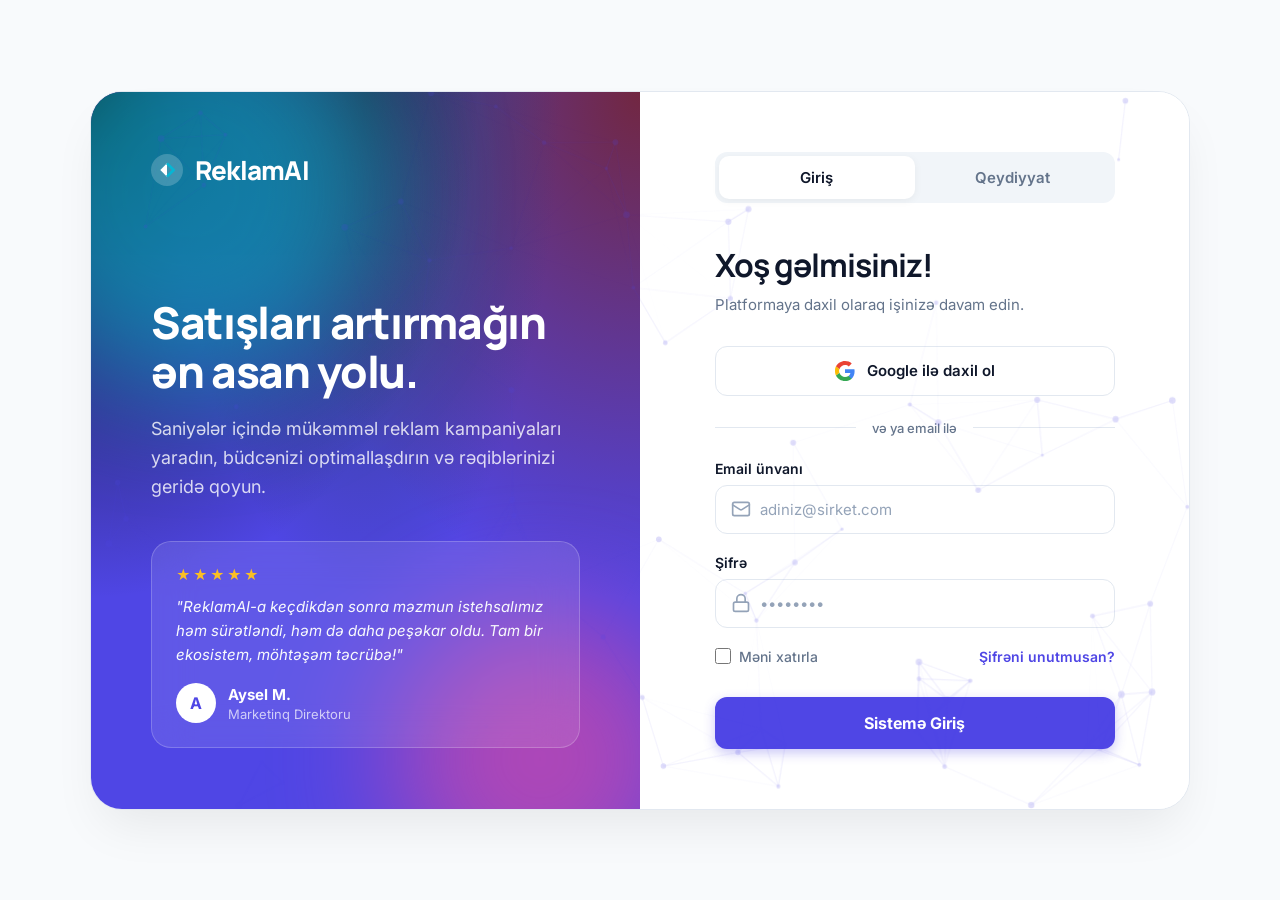
<file: auth.html>
<!DOCTYPE html>
<html lang="az">
<head>
  <meta charset="UTF-8">
  <meta name="viewport" content="width=device-width, initial-scale=1.0">
  <title>ReklamAI - Giriş və Qeydiyyat</title>
  <link rel="stylesheet" href="css/auth.css">
</head>
<body>

  <!-- Flying Wizard Overlay -->
  <div id="flying-wizard-container" style="position:fixed; top:0; left:0; width:100vw; height:100vh; pointer-events:none; z-index:9999;">
    <img src="assets/wizard_broom.png" id="flying-wizard-img" alt="Flying Wizard" style="position:absolute; top: 30%; left: -300px; width: 350px; filter: drop-shadow(0 20px 40px rgba(79, 70, 229, 0.8));">
  </div>

  <div class="auth-wrapper" style="position:relative;">
    <!-- Circuit Canvas over everything inside the box -->
    <canvas id="circuit-canvas" style="position: absolute; top: 0; left: 0; width: 100%; height: 100%; z-index: 5; pointer-events: none; opacity: 0.3;"></canvas>
    <!-- Left Side: Gorgeous Premium Visuals -->
    <div class="auth-visual">
      <!-- Animated Blobs for Mesh Gradient Effect -->
      <div class="shape shape-1"></div>
      <div class="shape shape-2"></div>
      
      <div class="visual-content">
        <a href="index.html" class="nav-brand">
          <svg width="32" height="32" viewBox="0 0 48 48" fill="none">
            <circle cx="24" cy="24" r="24" fill="#ffffff" opacity="0.2"/>
            <path d="M14 24 L24 14 V34 Z" fill="#ffffff" />
            <path d="M24 14 L34 24 L24 34" stroke="#06b6d4" stroke-width="4" stroke-linejoin="round"/>
          </svg>
          <span class="brand-name">ReklamAI</span>
        </a>
        
        <div class="visual-text-wrapper">
          <h1 class="visual-title" data-i18n="authVisualTitle">Satışları artırmağın ən asan yolu.</h1>
          <p class="visual-desc" data-i18n="authVisualDesc">Saniyələr içində mükəmməl reklam kampaniyaları yaradın, büdcənizi optimallaşdırın və rəqiblərinizi geridə qoyun.</p>
        </div>
        
        <div class="glass-card">
          <div class="glass-stars">★★★★★</div>
          <p class="glass-quote" data-i18n="authQuote">"ReklamAI-a keçdikdən sonra məzmun istehsalımız həm sürətləndi, həm də daha peşəkar oldu. Tam bir ekosistem, möhtəşəm təcrübə!"</p>
          <div class="glass-author">
            <div class="author-avatar">A</div>
            <div class="author-info">
              <h4 data-i18n="authAuthorName">Aysel M.</h4>
              <p data-i18n="authAuthorRole">Marketinq Direktoru</p>
            </div>
          </div>
        </div>
      </div>
    </div>

    <!-- Right Side: Perfectly Styled Forms -->
    <div class="auth-form-container">
      <div class="form-wrapper">
        
        <!-- Premium Segmented Control -->
        <div class="auth-toggle" id="toggle-group">
          <div class="toggle-slider"></div>
          <button class="toggle-btn active" data-target="login" data-i18n="authBtnLogin">Giriş</button>
          <button class="toggle-btn" data-target="register" data-i18n="authBtnReg">Qeydiyyat</button>
        </div>

        <!-- Login Form -->
        <div class="form-box active" id="login-form">
          <h2 data-i18n="authLoginTitle">Xoş gəlmisiniz!</h2>
          <p data-i18n="authLoginDesc">Platformaya daxil olaraq işinizə davam edin.</p>
          
          <button class="social-login">
            <svg width="20" height="20" viewBox="0 0 24 24"><path fill="#EA4335" d="M12.0003 4.75001C13.7291 4.75001 15.281 5.36214 16.5163 6.47164L20.0811 2.9068C17.9622 0.941624 15.1508 0 12.0003 0C7.29176 0 3.21855 2.71261 1.13965 6.64065L5.27509 9.84594C6.2625 6.84073 9.09459 4.75001 12.0003 4.75001Z"/><path fill="#4285F4" d="M23.5186 12.2727C23.5186 11.4273 23.4423 10.6091 23.3005 9.81818H12V14.4545H18.455C18.1768 15.9545 17.3423 17.2418 16.0882 18.0818V21.1636H19.9677C22.2368 19.0727 23.5186 15.9545 23.5186 12.2727Z"/><path fill="#34A853" d="M12.0003 24.0001C15.2405 24.0001 17.9623 22.9255 19.9677 21.1637L16.0882 18.0819C15.0031 18.8073 13.6186 19.2501 12.0003 19.2501C9.09459 19.2501 6.2625 17.1593 5.27509 14.1541L1.13965 17.3594C3.21855 21.2874 7.29176 24.0001 12.0003 24.0001Z"/><path fill="#FBBC05" d="M5.2751 14.1541C5.02419 13.4073 4.88239 12.6182 4.88239 11.8182C4.88239 11.0182 5.02419 10.2291 5.2751 9.48227L1.13966 6.27698C0.419662 7.71152 0 9.32409 0 11.8182C0 14.3123 0.419662 15.9249 1.13966 17.3594L5.2751 14.1541Z"/></svg>
            <span data-i18n="authGoogle">Google ilə daxil ol</span>
          </button>
          
          <div class="divider">
            <span data-i18n="authOr">və ya email ilə</span>
          </div>

          <form action="index.html">
            <div class="input-group">
              <label data-i18n="authEmail">Email ünvanı</label>
              <div class="input-wrapper">
                <svg viewBox="0 0 24 24" fill="none" stroke="currentColor" stroke-width="2" stroke-linecap="round" stroke-linejoin="round"><rect width="20" height="16" x="2" y="4" rx="2"/><path d="m22 7-8.97 5.7a1.94 1.94 0 0 1-2.06 0L2 7"/></svg>
                <input type="email" placeholder="adiniz@sirket.com" required>
              </div>
            </div>
            
            <div class="input-group">
              <label data-i18n="authPass">Şifrə</label>
              <div class="input-wrapper">
                <svg viewBox="0 0 24 24" fill="none" stroke="currentColor" stroke-width="2" stroke-linecap="round" stroke-linejoin="round"><rect width="18" height="11" x="3" y="11" rx="2" ry="2"/><path d="M7 11V7a5 5 0 0 1 10 0v4"/></svg>
                <input type="password" placeholder="••••••••" required>
              </div>
            </div>

            <div class="form-options">
              <label>
                <input type="checkbox" style="width:16px; height:16px; accent-color:var(--primary);"> <span data-i18n="authRemember">Məni xatırla</span>
              </label>
              <a href="#" data-i18n="authForgot">Şifrəni unutmusan?</a>
            </div>
            <button type="submit" class="btn-submit" data-i18n="authSubmitLogin">Sistemə Giriş</button>
          </form>
        </div>

        <!-- Register Form -->
        <div class="form-box" id="register-form">
          <h2 data-i18n="authRegTitle">Hesab Yarat</h2>
          <p data-i18n="authRegDesc">Süni intellektin gücünü yoxlamağa başlayın.</p>
          
          <button class="social-login">
            <svg width="20" height="20" viewBox="0 0 24 24"><path fill="#EA4335" d="M12.0003 4.75001C13.7291 4.75001 15.281 5.36214 16.5163 6.47164L20.0811 2.9068C17.9622 0.941624 15.1508 0 12.0003 0C7.29176 0 3.21855 2.71261 1.13965 6.64065L5.27509 9.84594C6.2625 6.84073 9.09459 4.75001 12.0003 4.75001Z"/><path fill="#4285F4" d="M23.5186 12.2727C23.5186 11.4273 23.4423 10.6091 23.3005 9.81818H12V14.4545H18.455C18.1768 15.9545 17.3423 17.2418 16.0882 18.0818V21.1636H19.9677C22.2368 19.0727 23.5186 15.9545 23.5186 12.2727Z"/><path fill="#34A853" d="M12.0003 24.0001C15.2405 24.0001 17.9623 22.9255 19.9677 21.1637L16.0882 18.0819C15.0031 18.8073 13.6186 19.2501 12.0003 19.2501C9.09459 19.2501 6.2625 17.1593 5.27509 14.1541L1.13965 17.3594C3.21855 21.2874 7.29176 24.0001 12.0003 24.0001Z"/><path fill="#FBBC05" d="M5.2751 14.1541C5.02419 13.4073 4.88239 12.6182 4.88239 11.8182C4.88239 11.0182 5.02419 10.2291 5.2751 9.48227L1.13966 6.27698C0.419662 7.71152 0 9.32409 0 11.8182C0 14.3123 0.419662 15.9249 1.13966 17.3594L5.2751 14.1541Z"/></svg>
            <span data-i18n="authGoogleReg">Google ilə davam et</span>
          </button>
          
          <div class="divider">
            <span data-i18n="authOr">və ya email ilə</span>
          </div>

          <form action="index.html">
            <div class="input-row">
              <div class="input-group">
                <label data-i18n="authName">Ad</label>
                <div class="input-wrapper">
                  <svg viewBox="0 0 24 24" fill="none" stroke="currentColor" stroke-width="2" stroke-linecap="round" stroke-linejoin="round"><path d="M19 21v-2a4 4 0 0 0-4-4H9a4 4 0 0 0-4 4v2"/><circle cx="12" cy="7" r="4"/></svg>
                  <input type="text" placeholder="Adınız" required>
                </div>
              </div>
              <div class="input-group">
                <label data-i18n="authSurname">Soyad</label>
                <div class="input-wrapper">
                  <svg viewBox="0 0 24 24" fill="none" stroke="currentColor" stroke-width="2" stroke-linecap="round" stroke-linejoin="round"><path d="M19 21v-2a4 4 0 0 0-4-4H9a4 4 0 0 0-4 4v2"/><circle cx="12" cy="7" r="4"/></svg>
                  <input type="text" placeholder="Soyadınız" required>
                </div>
              </div>
            </div>
            
            <div class="input-group">
              <label data-i18n="authEmail">Email ünvanı</label>
              <div class="input-wrapper">
                <svg viewBox="0 0 24 24" fill="none" stroke="currentColor" stroke-width="2" stroke-linecap="round" stroke-linejoin="round"><rect width="20" height="16" x="2" y="4" rx="2"/><path d="m22 7-8.97 5.7a1.94 1.94 0 0 1-2.06 0L2 7"/></svg>
                <input type="email" placeholder="adiniz@sirket.com" required>
              </div>
            </div>
            
            <div class="input-group">
              <label data-i18n="authPass">Şifrə</label>
              <div class="input-wrapper">
                <svg viewBox="0 0 24 24" fill="none" stroke="currentColor" stroke-width="2" stroke-linecap="round" stroke-linejoin="round"><rect width="18" height="11" x="3" y="11" rx="2" ry="2"/><path d="M7 11V7a5 5 0 0 1 10 0v4"/></svg>
                <input type="password" placeholder="Ən az 8 simvol" data-i18n="authPassPlaceholder" required>
              </div>
            </div>
            
            <button type="submit" class="btn-submit" style="margin-top:12px;" data-i18n="authSubmitReg">Qeydiyyatdan Keç</button>
          </form>
        </div>

      </div>
    </div>
  </div>

  <!-- Scripts -->
  <script src="https://cdnjs.cloudflare.com/ajax/libs/gsap/3.12.2/gsap.min.js"></script>
  <script src="js/translations.js"></script>
  <script src="js/circuit.js"></script>
  <script>
    // Simple toggle logic for the auth forms
    const toggleBtns = document.querySelectorAll('.toggle-btn');
    const loginForm = document.getElementById('login-form');
    const registerForm = document.getElementById('register-form');
    const authWrapper = document.querySelector('.auth-wrapper');

    const urlParams = new URLSearchParams(window.location.search);
    if (urlParams.get('mode') === 'register') {
      toggleBtns[0].classList.remove('active');
      toggleBtns[1].classList.add('active');
      loginForm.classList.remove('active');
      registerForm.classList.add('active');
      authWrapper.setAttribute('data-mode', 'register');
    } else {
      authWrapper.setAttribute('data-mode', 'login');
    }

    toggleBtns.forEach(btn => {
      btn.addEventListener('click', () => {
        toggleBtns.forEach(b => b.classList.remove('active'));
        btn.classList.add('active');
        if(btn.dataset.target === 'register') {
          loginForm.classList.remove('active');
          registerForm.classList.add('active');
          authWrapper.setAttribute('data-mode', 'register');
        } else {
          registerForm.classList.remove('active');
          loginForm.classList.add('active');
          authWrapper.setAttribute('data-mode', 'login');
        }
      });
    });

    // Flying Wizard Animation on Load
    window.addEventListener('load', () => {
      const wizardImg = document.getElementById('flying-wizard-img');
      if(wizardImg) {
        function flyWizard() {
          // Always fly forward (right to left, since image faces left)
          const startX = window.innerWidth + 400;
          const endX = -400;
          
          // Reasonable fixed Y position (around middle of screen)
          const startY = (window.innerHeight / 2) - 150 + (Math.random() * 100);
          const endY = startY - 50 + (Math.random() * 100);
          
          gsap.set(wizardImg, { scaleX: 1 });

          gsap.fromTo(wizardImg, 
            { x: startX, y: startY, rotation: 5 }, 
            { 
              x: endX, 
              y: endY, 
              rotation: -5,
              duration: 6 + Math.random() * 2, 
              ease: "none", 
              delay: 2 + Math.random() * 2,
              onComplete: flyWizard
            }
          );
        }
        flyWizard();
      }
    });

    // Handle Translations
    const lang = localStorage.getItem('lang') || 'az';
    if(translations && translations[lang]) {
      document.querySelectorAll('[data-i18n]').forEach(el => {
        const key = el.getAttribute('data-i18n');
        if (translations[lang][key]) {
          if (el.tagName === 'INPUT' || el.tagName === 'TEXTAREA') {
            el.setAttribute('placeholder', translations[lang][key]);
          } else {
            el.innerHTML = translations[lang][key];
          }
        }
      });
      document.documentElement.lang = lang;
    }
  </script>
</body>
</html>
</file>
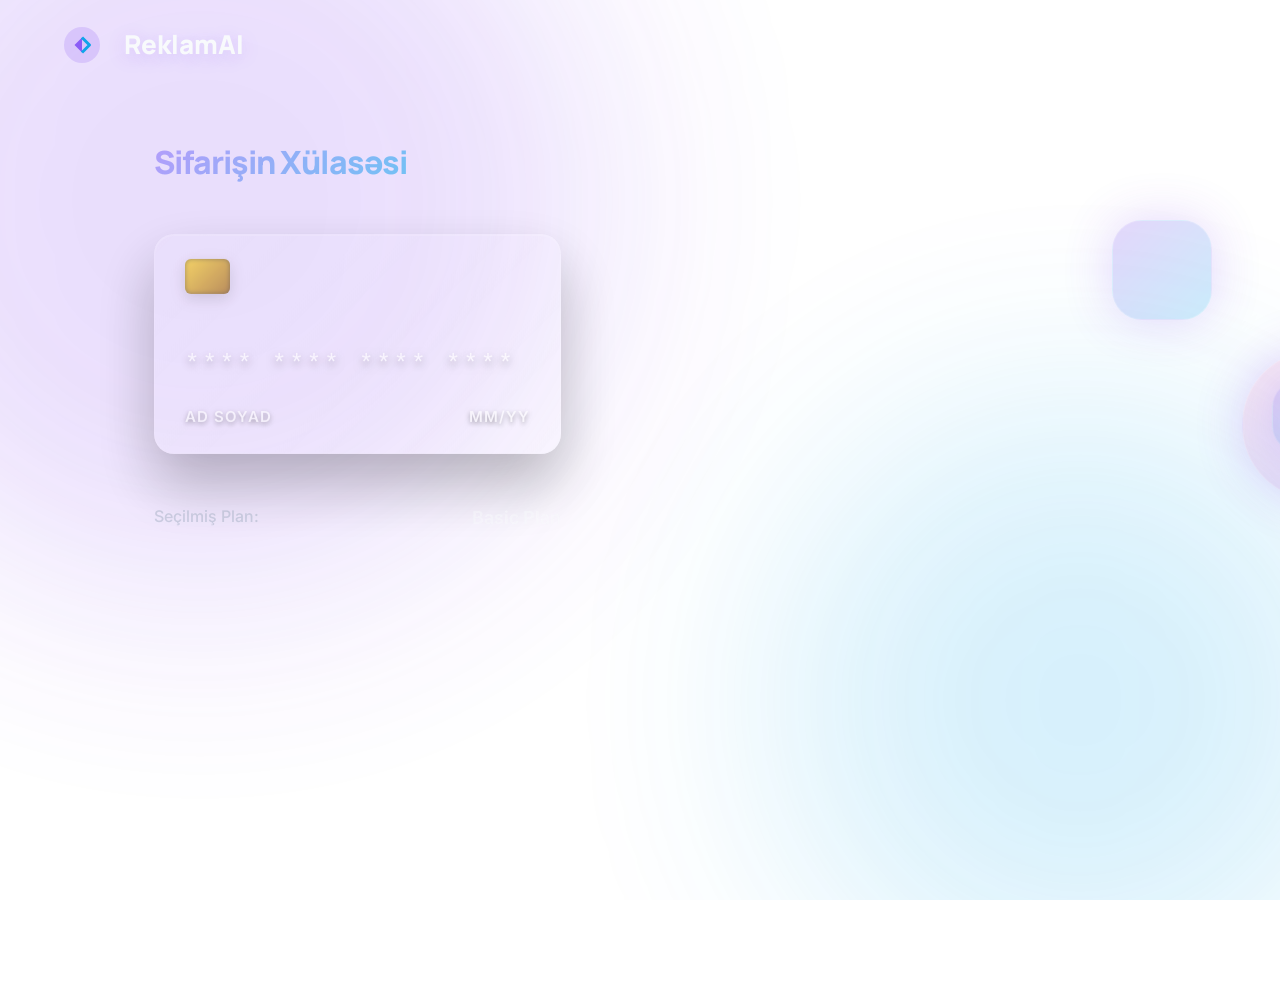
<file: checkout.html>
<!DOCTYPE html>
<html lang="az">
<head>
  <meta charset="UTF-8">
  <meta name="viewport" content="width=device-width, initial-scale=1.0">
  <title>ReklamAI - Ödəniş</title>
  <link rel="stylesheet" href="css/style.css">
  <link href="https://fonts.googleapis.com/css2?family=Inter:wght@400;500;600;700&family=Manrope:wght@600;800&display=swap" rel="stylesheet">
  <style>
    body {
      background: var(--bg-main);
      color: var(--text-main);
      min-height: 100vh;
      display: flex;
      flex-direction: column;
      font-family: 'Inter', sans-serif;
      overflow-x: hidden;
      position: relative;
    }
    
    /* Dedicated Checkout Meshes & Floating 3D Shapes */
    .checkout-mesh-1, .checkout-mesh-2 {
      position: absolute; border-radius: 50%; filter: blur(120px); z-index: -1;
      opacity: 0; pointer-events: none;
    }
    .checkout-mesh-1 {
      width: 800px; height: 800px; background: rgba(124, 58, 237, 0.2);
      top: -200px; left: -200px; animation: floatMeshC 15s infinite alternate ease-in-out;
    }
    .checkout-mesh-2 {
      width: 600px; height: 600px; background: rgba(14, 165, 233, 0.2);
      bottom: -100px; right: -100px; animation: floatMeshC 12s infinite alternate-reverse ease-in-out;
    }
    
    /* True 3D Floating Elements */
    .floating-3d-scene {
      position: absolute;
      top: 20%; right: -15%;
      width: 400px; height: 400px;
      perspective: 1000px;
      z-index: 0;
      opacity: 0.4;
      pointer-events: none;
    }
    .shape-3d {
      width: 100px; height: 100px;
      background: linear-gradient(135deg, rgba(124, 58, 237, 0.5), rgba(14, 165, 233, 0.5));
      border-radius: 30px;
      position: absolute;
      transform-style: preserve-3d;
      animation: spin3D 20s infinite linear;
      box-shadow: 0 0 50px rgba(124, 58, 237, 0.5);
      backdrop-filter: blur(10px);
      border: 1px solid rgba(255,255,255,0.2);
    }
    .shape-3d:nth-child(1) { top: 10%; left: 10%; animation-duration: 25s; }
    .shape-3d:nth-child(2) { bottom: 20%; right: 20%; width: 150px; height: 150px; border-radius: 50%; animation-duration: 18s; animation-direction: reverse; background: linear-gradient(135deg, rgba(236, 72, 153, 0.3), rgba(124, 58, 237, 0.5)); }
    .shape-3d:nth-child(3) { top: 50%; left: 50%; width: 80px; height: 80px; transform: translateZ(-100px); animation-duration: 15s; }
    
    @keyframes spin3D {
      0% { transform: rotateX(0deg) rotateY(0deg) rotateZ(0deg) translateZ(0); }
      100% { transform: rotateX(360deg) rotateY(360deg) rotateZ(360deg) translateZ(50px); }
    }
    
    @keyframes floatMeshC {
      0% { transform: translate(0, 0) scale(1); }
      100% { transform: translate(50px, 80px) scale(1.1); }
    }

    .checkout-nav {
      padding: 24px 5%; display: flex; justify-content: space-between; align-items: center;
      background: transparent; z-index: 10; opacity: 0; transform: translateY(-50px);
    }
    .nav-brand {
      text-decoration: none; font-size: 26px; font-weight: 800; color: var(--text-main);
      font-family: 'Manrope', sans-serif; display: flex; align-items: center;
      text-shadow: 0 4px 20px rgba(124, 58, 237, 0.2);
    }
    
    .checkout-container {
      display: flex; flex-wrap: wrap; max-width: 1100px; margin: 40px auto; gap: 60px; padding: 0 5%; width: 100%; z-index: 1;
    }
    .summary-col, .payment-col {
      flex: 1; min-width: 320px;
    }
    
    /* Left Column UI */
    .summary-col { opacity: 0; z-index: 2; position: relative; }
    .summary-title { font-family: 'Manrope', sans-serif; font-size: 32px; font-weight: 800; margin-bottom: 40px; background: var(--text-gradient); -webkit-background-clip: text; color: transparent; }
    
    .card-3d-wrapper {
      perspective: 1500px;
      margin-bottom: 40px;
    }

    .premium-card-mockup {
      width: 100%; height: 220px; border-radius: 20px; background: linear-gradient(135deg, rgba(255,255,255,0.08), rgba(255,255,255,0.02));
      backdrop-filter: blur(40px); -webkit-backdrop-filter: blur(40px);
      border: 1px solid rgba(255,255,255,0.15); box-shadow: 0 30px 60px rgba(0,0,0,0.4), inset 0 1px 0 rgba(255,255,255,0.2);
      padding: 24px 30px; display: flex; flex-direction: column; justify-content: space-between; position: relative;
      transform-style: preserve-3d; transition: transform 0.1s ease-out, box-shadow 0.4s ease;
    }
    .premium-card-mockup::before {
      content: ''; position: absolute; top: -50%; left: -50%; width: 200%; height: 200%;
      background: radial-gradient(circle at center, rgba(124, 58, 237, 0.2) 0%, transparent 60%);
      transform: translate(-50%, -50%) translateZ(-1px); opacity: 0; transition: opacity 0.5s; pointer-events: none;
    }
    .premium-card-mockup:hover::before { opacity: 1; }
    
    /* True 3D layered elements inside the card */
    .card-chip { width: 45px; height: 35px; background: linear-gradient(135deg, #facc15, #a16207); border-radius: 6px; box-shadow: inset 0 0 5px rgba(0,0,0,0.5), 0 5px 15px rgba(0,0,0,0.2); transform: translateZ(30px); }
    .card-num-display { font-size: 24px; font-family: monospace; letter-spacing: 3px; color: #fff; text-shadow: 0 4px 10px rgba(0,0,0,0.5); margin-top: auto; margin-bottom: 20px; transform: translateZ(40px); }
    .card-btm { display: flex; justify-content: space-between; color: rgba(255,255,255,0.9); font-size: 15px; font-weight: 600; text-transform: uppercase; letter-spacing: 1px; transform: translateZ(25px); text-shadow: 0 2px 5px rgba(0,0,0,0.5); }
    
    /* Glowing orb behind the card */
    .card-glow-bg {
      position: absolute; top: 50%; left: 50%; width: 250px; height: 250px; background: var(--primary);
      filter: blur(80px); transform: translate(-50%, -50%) translateZ(-50px); opacity: 0; transition: opacity 0.4s;
    }
    .card-3d-wrapper:hover .card-glow-bg { opacity: 0.5; }
    
    .summary-item { display: flex; justify-content: space-between; margin-bottom: 20px; font-size: 16px; color: var(--text-muted); font-weight: 500; }
    .summary-item strong { color: var(--text-main); font-weight: 600; font-size: 18px; }
    .summary-total { border-top: 1px solid var(--panel-border); margin-top: 32px; padding-top: 32px; display: flex; justify-content: space-between; align-items: center; font-size: 20px; font-weight: 600; color: var(--text-main); }
    .summary-total span:last-child { font-size: 40px; font-weight: 800; color: var(--primary); font-family: 'Manrope', sans-serif; text-shadow: 0 4px 20px rgba(124,58,237,0.3); }
    
    /* Right Column UI */
    .payment-col { background: var(--panel-bg); border: 1px solid var(--panel-border); border-radius: 32px; padding: 48px; box-shadow: var(--glass-shadow); backdrop-filter: blur(30px); opacity: 0; position: relative; overflow: hidden; }
    .payment-title { font-family: 'Manrope', sans-serif; font-size: 26px; font-weight: 800; margin-bottom: 32px; color: var(--text-main); }
    
    .form-group { margin-bottom: 24px; position: relative; }
    .form-group label { display: block; margin-bottom: 10px; font-size: 13px; color: var(--text-muted); font-weight: 600; text-transform: uppercase; letter-spacing: 1px; }
    .form-control { width: 100%; padding: 18px 20px; border-radius: 16px; border: 2px solid var(--panel-border); background: rgba(255, 255, 255, 0.02); color: var(--text-main); font-family: 'Inter', sans-serif; font-size: 16px; font-weight: 500; outline: none; transition: all 0.4s cubic-bezier(0.16, 1, 0.3, 1); box-sizing: border-box; }
    .form-control:focus { border-color: var(--primary); background: rgba(124, 58, 237, 0.04); box-shadow: 0 10px 30px rgba(124, 58, 237, 0.15); transform: translateY(-3px); }
    
    .row { display: flex; gap: 20px; }
    .row .form-group { flex: 1; }
    
    .btn-pay { width: 100%; padding: 22px; background: var(--text-gradient); color: white; border: none; border-radius: 16px; font-size: 18px; font-weight: 700; cursor: pointer; transition: all 0.4s cubic-bezier(0.16, 1, 0.3, 1); margin-top: 10px; box-shadow: 0 15px 35px rgba(124, 58, 237, 0.4); position: relative; overflow: hidden; }
    .btn-pay::after { content: ''; position: absolute; top: 0; left: -100%; width: 50%; height: 100%; background: linear-gradient(to right, transparent, rgba(255,255,255,0.3), transparent); transform: skewX(-20deg); transition: 0.6s; }
    .btn-pay:hover { transform: translateY(-4px) scale(1.02); box-shadow: 0 25px 45px rgba(124, 58, 237, 0.6); }
    .btn-pay:hover::after { left: 150%; }
    
    .secure-badge { display: flex; align-items: center; justify-content: center; gap: 8px; margin-top: 24px; color: var(--text-muted); font-size: 14px; font-weight: 600; }
    
    /* Overlay */
    #success-overlay { position: fixed; top: 0; left: 0; width: 100%; height: 100%; background: rgba(11,15,25,0.85); backdrop-filter: blur(24px); display: none; flex-direction: column; align-items: center; justify-content: center; z-index: 10000; opacity: 0; transition: opacity 0.5s; }
    #success-overlay.active { display: flex; opacity: 1; }
    .success-box { background: var(--panel-bg); padding: 40px 30px; border-radius: 32px; text-align: center; border: 1px solid rgba(124,58,237,0.3); box-shadow: 0 40px 80px rgba(0,0,0,0.5), inset 0 1px 0 rgba(255,255,255,0.1); max-width: 90%; width: 450px; transform: scale(0.8) translateY(40px); opacity: 0; transition: all 0.6s cubic-bezier(0.16, 1, 0.3, 1); display: flex; flex-direction: column; align-items: center; }
    #success-overlay.active .success-box { transform: scale(1) translateY(0); opacity: 1; }
    
    /* Form Stagger Init */
    .stagger-item, .stagger-item-l { opacity: 0; transform: translateY(20px); }
    
    /* Responsive Overrides */
    @media (max-width: 900px) {
      .checkout-container { flex-direction: column; padding: 0 20px; gap: 40px; margin: 20px auto; }
      .summary-col, .payment-col { min-width: 100%; padding: 30px 20px; }
      .floating-3d-scene { display: none; } /* Hide complex 3D on small devices to prevent overflow/lag */
      .premium-card-mockup { padding: 20px; height: 180px; }
      .card-num-display { font-size: 18px; margin-bottom: 10px; }
      .card-btm { font-size: 12px; }
      .checkout-mesh-1, .checkout-mesh-2 { width: 400px; height: 400px; }
    }
    @media (max-width: 600px) {
      .row { flex-direction: column; gap: 0; }
      .summary-title, .payment-title { font-size: 24px; margin-bottom: 24px; }
      .summary-total span:last-child { font-size: 28px; }
      .btn-pay { font-size: 16px; padding: 18px; }
    }
  </style>
</head>
<body class="dark-theme">

  <div class="checkout-mesh-1"></div>
  <div class="checkout-mesh-2"></div>
  
  <div class="floating-3d-scene">
    <div class="shape-3d"></div>
    <div class="shape-3d"></div>
    <div class="shape-3d"></div>
  </div>

  <nav class="checkout-nav">
    <a href="index.html" class="nav-brand">
      <svg width="36" height="36" viewBox="0 0 48 48" fill="none" style="margin-right:12px;">
        <circle cx="24" cy="24" r="24" fill="var(--primary)" opacity="0.2"/>
        <path d="M14 24 L24 14 V34 Z" fill="var(--primary)" />
        <path d="M24 14 L34 24 L24 34" stroke="var(--accent)" stroke-width="4" stroke-linejoin="round"/>
      </svg>
      ReklamAI
    </a>
  </nav>

  <div class="checkout-container">
    <!-- Left Column -->
    <div class="summary-col">
      <h2 class="summary-title stagger-item-l" data-i18n="checkoutSummary">Sifarişin Xülasəsi</h2>
      
      <div class="card-3d-wrapper stagger-item-l" id="card-wrapper">
        <div class="premium-card-mockup" id="card-mockup">
          <div class="card-glow-bg"></div>
          <div class="card-chip"></div>
          <div class="card-num-display" id="mock-num">**** **** **** ****</div>
          <div class="card-btm">
            <span id="mock-name">AD SOYAD</span>
            <span id="mock-exp">MM/YY</span>
          </div>
        </div>
      </div>
      
      <div class="summary-item stagger-item-l">
        <span data-i18n="checkoutPlanName">Seçilmiş Plan:</span>
        <strong id="plan-name-display">Basic Plan</strong>
      </div>
      <div class="summary-item stagger-item-l">
        <span data-i18n="navFeatures">Xüsusiyyətlər:</span>
        <strong id="plan-features-display">300 AI Krediti</strong>
      </div>
      <div class="summary-total stagger-item-l">
        <span data-i18n="checkoutTotal">Yekun Məbləğ:</span>
        <span id="plan-price-display">29 AZN</span>
      </div>
    </div>

    <!-- Right Column -->
    <div class="payment-col">
      <h2 class="payment-title stagger-item" data-i18n="checkoutPayment">Ödəniş Məlumatları</h2>
      <form id="payment-form" onsubmit="handlePayment(event)">
        <div class="form-group stagger-item">
          <label data-i18n="checkoutCardName">Kart Üzərindəki Ad</label>
          <input type="text" class="form-control" id="in-name" placeholder="Ad Soyad" required>
        </div>
        <div class="form-group stagger-item">
          <label data-i18n="checkoutCardNum">Kartın Nömrəsi</label>
          <input type="text" class="form-control" id="in-num" placeholder="0000 0000 0000 0000" maxlength="19" required>
        </div>
        <div class="row stagger-item">
          <div class="form-group">
            <label data-i18n="checkoutExpiry">Bitmə Tarixi (MM/YY)</label>
            <input type="text" class="form-control" id="in-exp" placeholder="12/26" maxlength="5" required>
          </div>
          <div class="form-group">
            <label data-i18n="checkoutCvc">CVC</label>
            <input type="text" class="form-control" placeholder="123" maxlength="3" required>
          </div>
        </div>
        <button type="submit" class="btn-pay stagger-item" data-i18n="checkoutPayBtn">Ödənişi Təsdiqlə</button>
        <div class="secure-badge stagger-item">
          <svg width="18" height="18" viewBox="0 0 24 24" fill="none" stroke="currentColor" stroke-width="2"><path d="M12 22s8-4 8-10V5l-8-3-8 3v7c0 6 8 10 8 10z"/></svg>
          <span data-i18n="checkoutSecure">100% Təhlükəsiz Ödəniş (256-bit SSL)</span>
        </div>
      </form>
    </div>
  </div>

  <div id="success-overlay">
    <div class="success-box">
      <div style="width:90px; height:90px; border-radius:50%; background:var(--primary); display:flex; align-items:center; justify-content:center; margin-bottom:30px; box-shadow: 0 15px 35px rgba(124, 58, 237, 0.5);">
        <svg width="48" height="48" viewBox="0 0 24 24" fill="none" stroke="white" stroke-width="3" stroke-linecap="round" stroke-linejoin="round"><polyline points="20 6 9 17 4 12"></polyline></svg>
      </div>
      <h3 style="font-size:26px; font-weight:800; color:var(--text-main); margin-bottom:24px; font-family:'Manrope';" data-i18n="checkoutSuccess">Ödəniş uğurla tamamlandı! Xidmətiniz aktivləşdirildi.</h3>
      <button class="btn btn-ghost" style="padding:16px 36px; border-color:var(--primary); color:var(--text-main); font-weight:700;" onclick="window.location.href='index.html'" data-i18n="navHome">Ana Səhifə</button>
    </div>
  </div>

  <script src="https://cdnjs.cloudflare.com/ajax/libs/gsap/3.12.2/gsap.min.js"></script>
  <script src="js/translations.js"></script>
  <script>
    // Theme setup based on index.html
    if (localStorage.getItem('theme') !== 'light') {
      document.body.classList.add('dark-theme');
    } else {
      document.body.classList.remove('dark-theme');
      document.body.classList.add('light-theme');
    }

    // GSAP Timeline Entry Animations (Cinematic)
    const tl = gsap.timeline();
    tl.to(".checkout-nav", { opacity: 1, y: 0, duration: 1.2, ease: "expo.out", delay: 0.2 })
      .to(".checkout-mesh-1, .checkout-mesh-2", { opacity: 1, duration: 2, ease: "power2.inOut" }, "-=1")
      .to(".summary-col", { opacity: 1, duration: 1 }, "-=1.5")
      .fromTo(".stagger-item-l", { opacity: 0, y: 40 }, { opacity: 1, y: 0, duration: 1.2, stagger: 0.1, ease: "expo.out" }, "-=1")
      .to(".payment-col", { opacity: 1, duration: 1 }, "-=1.2")
      .to(".stagger-item", { opacity: 1, y: 0, duration: 1.2, stagger: 0.1, ease: "expo.out" }, "-=1");

    // Translations
    const lang = localStorage.getItem('lang') || 'az';
    if(translations && translations[lang]) {
      document.querySelectorAll('[data-i18n]').forEach(el => {
        const key = el.getAttribute('data-i18n');
        if(translations[lang][key]) el.innerHTML = translations[lang][key];
      });
      document.documentElement.lang = lang;
    }

    // URL Parsing
    const urlParams = new URLSearchParams(window.location.search);
    const plan = urlParams.get('plan');
    const planNameEl = document.getElementById('plan-name-display');
    const planFeaturesEl = document.getElementById('plan-features-display');
    const planPriceEl = document.getElementById('plan-price-display');

    let finalPrice = 29;
    if(plan === 'standard') {
      planNameEl.textContent = 'Standard Plan';
      planFeaturesEl.textContent = translations[lang]?.planCreditsStandard || '1000 AI Krediti';
      finalPrice = 59;
    } else if(plan === 'premium') {
      planNameEl.textContent = 'Premium Plan';
      planFeaturesEl.textContent = translations[lang]?.planCreditsPremium || '2000 AI Krediti';
      finalPrice = 99;
    } else {
      planNameEl.textContent = 'Basic Plan';
      planFeaturesEl.textContent = translations[lang]?.planCreditsBasic || '300 AI Krediti';
      finalPrice = 29;
    }

    // Number Counter Animation for Price
    gsap.fromTo(planPriceEl, { innerHTML: 0 }, { innerHTML: finalPrice, duration: 2.5, ease: "expo.out", snap: { innerHTML: 1 }, onUpdate: function() {
      planPriceEl.innerHTML = this.targets()[0].innerHTML + " AZN";
    }, delay: 0.8 });

    // Form Interactions (Syncing inputs to the glass card mockup)
    const mockup = document.getElementById('card-mockup');
    const inName = document.getElementById('in-name');
    const inNum = document.getElementById('in-num');
    const inExp = document.getElementById('in-exp');
    
    document.querySelectorAll('.form-control').forEach(el => {
      el.addEventListener('focus', () => {
        mockup.style.boxShadow = '0 30px 60px rgba(124, 58, 237, 0.5), inset 0 1px 0 rgba(255,255,255,0.4)';
        mockup.style.borderColor = 'rgba(124, 58, 237, 0.4)';
      });
      el.addEventListener('blur', () => {
        mockup.style.boxShadow = '0 30px 60px rgba(0,0,0,0.4), inset 0 1px 0 rgba(255,255,255,0.2)';
        mockup.style.borderColor = 'rgba(255,255,255,0.15)';
      });
    });

    inName.addEventListener('input', e => document.getElementById('mock-name').textContent = e.target.value.toUpperCase() || 'AD SOYAD');
    inNum.addEventListener('input', e => {
      let v = e.target.value.replace(/\D/g, '').replace(/(.{4})/g, '$1 ').trim();
      e.target.value = v;
      document.getElementById('mock-num').textContent = v || '**** **** **** ****';
    });
    inExp.addEventListener('input', e => {
      let v = e.target.value.replace(/\D/g, '');
      if (v.length >= 2) v = v.substring(0, 2) + '/' + v.substring(2, 4);
      e.target.value = v;
      document.getElementById('mock-exp').textContent = v || 'MM/YY';
    });

    // 3D Mouse Tracking for Card Mockup with True Depth
    const leftCol = document.querySelector('.summary-col');
    const wrapper = document.getElementById('card-wrapper');
    // mockup is already declared above
    
    leftCol.addEventListener('mousemove', e => {
      const rect = wrapper.getBoundingClientRect();
      const x = e.clientX - rect.left - rect.width/2;
      const y = e.clientY - rect.top - rect.height/2;
      mockup.style.transform = `rotateX(${-y/10}deg) rotateY(${x/10}deg) scale3d(1.05, 1.05, 1.05)`;
    });
    leftCol.addEventListener('mouseleave', () => {
      mockup.style.transform = `rotateX(0deg) rotateY(0deg) scale3d(1, 1, 1)`;
      mockup.style.transition = `transform 0.6s cubic-bezier(0.16, 1, 0.3, 1), box-shadow 0.4s ease`;
    });
    leftCol.addEventListener('mouseenter', () => {
      mockup.style.transition = `transform 0.1s ease-out, box-shadow 0.4s ease`;
    });

    // Payment Logic
    function handlePayment(e) {
      e.preventDefault();
      document.getElementById('success-overlay').classList.add('active');
    }
  </script>
</body>
</html>
</file>
<file: css/auth.css>
@import url('https://fonts.googleapis.com/css2?family=Inter:wght@400;500;600;700&family=Manrope:wght@400;500;600;700;800&display=swap');

:root {
  --primary: #4f46e5;
  --primary-hover: #4338ca;
  --secondary: #06b6d4;
  --bg-color: #f8fafc;
  --text-main: #0f172a;
  --text-muted: #64748b;
  --border: #e2e8f0;
  --input-bg: #f1f5f9;
}

* { box-sizing: border-box; margin: 0; padding: 0; }

body {
  font-family: 'Inter', sans-serif;
  background-color: var(--bg-color);
  color: var(--text-main);
  min-height: 100vh;
  display: flex;
  align-items: center;
  justify-content: center;
  padding: 24px;
}

h1, h2, h3, .brand-name {
  font-family: 'Manrope', sans-serif;
  letter-spacing: -0.03em;
}

a { text-decoration: none; color: inherit; transition: color 0.3s; }

/* The Main Wrapper */
.auth-wrapper {
  width: 100%;
  max-width: 1100px;
  min-height: 700px;
  background: #ffffff;
  border-radius: 32px;
  display: grid;
  grid-template-columns: 1fr 1fr;
  overflow: hidden;
  box-shadow: 0 25px 50px -12px rgba(0, 0, 0, 0.08);
  border: 1px solid var(--border);
}

/* Left Side: Gorgeous CSS Mesh Gradient & Glassmorphism */
.auth-visual {
  position: relative;
  background-color: #4f46e5;
  background-image: 
    radial-gradient(at 0% 0%, hsla(253,16%,7%,1) 0, transparent 50%), 
    radial-gradient(at 50% 0%, hsla(225,39%,30%,1) 0, transparent 50%), 
    radial-gradient(at 100% 0%, hsla(339,49%,30%,1) 0, transparent 50%);
  padding: 60px;
  display: flex;
  flex-direction: column;
  justify-content: space-between;
  color: #ffffff;
  overflow: hidden;
}

/* Animated background shapes */
.shape {
  position: absolute;
  border-radius: 50%;
  filter: blur(60px);
  z-index: 1;
  opacity: 0.6;
}
.shape-1 { top: -100px; left: -100px; width: 400px; height: 400px; background: #06b6d4; animation: float 10s infinite alternate; }
.shape-2 { bottom: -100px; right: -50px; width: 300px; height: 300px; background: #ec4899; animation: float 8s infinite alternate-reverse; }

@keyframes float { 0% { transform: translate(0, 0) scale(1); } 100% { transform: translate(50px, 50px) scale(1.1); } }

.visual-content {
  position: relative;
  z-index: 10;
  display: flex;
  flex-direction: column;
  height: 100%;
}

.nav-brand {
  display: flex;
  align-items: center;
  gap: 12px;
  font-size: 26px;
  font-weight: 800;
  color: #ffffff;
  margin-bottom: auto;
}

.visual-text-wrapper {
  margin-top: auto;
  margin-bottom: 40px;
}

.visual-title {
  font-size: 44px;
  line-height: 1.1;
  font-weight: 800;
  margin-bottom: 20px;
  color: #ffffff;
}

.visual-desc {
  font-size: 18px;
  color: rgba(255, 255, 255, 0.8);
  line-height: 1.6;
}

/* Glassmorphism Quote Card */
.glass-card {
  background: rgba(255, 255, 255, 0.1);
  backdrop-filter: blur(20px);
  -webkit-backdrop-filter: blur(20px);
  border: 1px solid rgba(255, 255, 255, 0.2);
  border-radius: 20px;
  padding: 24px;
  position: relative;
  z-index: 10;
}
.glass-stars { color: #fbbf24; font-size: 14px; margin-bottom: 12px; letter-spacing: 2px; }
.glass-quote { font-size: 15px; line-height: 1.6; color: #f8fafc; font-style: italic; margin-bottom: 16px; }
.glass-author { display: flex; align-items: center; gap: 12px; }
.author-avatar { width: 40px; height: 40px; border-radius: 50%; background: #fff; display: flex; align-items: center; justify-content: center; font-weight: 700; color: var(--primary); }
.author-info h4 { font-size: 15px; color: #fff; margin-bottom: 2px; }
.author-info p { font-size: 13px; color: rgba(255,255,255,0.7); }

/* Right Side: Form Panel */
.auth-form-container {
  padding: 60px;
  display: flex;
  flex-direction: column;
  justify-content: center;
  background: #ffffff;
  position: relative;
}

.form-wrapper {
  max-width: 400px;
  margin: 0 auto;
  width: 100%;
}

/* Premium Segmented Control */
.auth-toggle {
  display: flex;
  background: var(--input-bg);
  border-radius: 12px;
  padding: 4px;
  margin-bottom: 40px;
  position: relative;
}

.toggle-btn {
  flex: 1;
  text-align: center;
  padding: 12px 0;
  font-size: 15px;
  font-weight: 600;
  color: var(--text-muted);
  cursor: pointer;
  z-index: 2;
  transition: color 0.3s;
  border: none;
  background: transparent;
  outline: none;
  font-family: 'Inter', sans-serif;
}

.toggle-btn.active {
  color: var(--text-main);
}

.toggle-slider {
  position: absolute;
  top: 4px;
  left: 4px;
  width: calc(50% - 4px);
  height: calc(100% - 8px);
  background: #fff;
  border-radius: 10px;
  box-shadow: 0 2px 8px rgba(0,0,0,0.05);
  transition: transform 0.4s cubic-bezier(0.25, 0.8, 0.25, 1);
  z-index: 1;
}

.auth-wrapper[data-mode="register"] .toggle-slider {
  transform: translateX(100%);
}

/* Forms */
.form-box { display: none; animation: fadeIn 0.4s ease forwards; }
.form-box.active { display: block; }

@keyframes fadeIn {
  from { opacity: 0; transform: translateY(10px); }
  to { opacity: 1; transform: translateY(0); }
}

.form-box h2 { font-size: 32px; margin-bottom: 8px; color: var(--text-main); }
.form-box > p { color: var(--text-muted); margin-bottom: 32px; font-size: 15px; }

/* Social Button */
.social-login {
  display: flex;
  align-items: center;
  justify-content: center;
  gap: 12px;
  width: 100%;
  padding: 14px;
  border: 1px solid var(--border);
  border-radius: 12px;
  background: #fff;
  color: var(--text-main);
  font-weight: 600;
  font-size: 15px;
  cursor: pointer;
  transition: all 0.2s;
  margin-bottom: 24px;
  font-family: 'Inter', sans-serif;
}
.social-login:hover { background: var(--input-bg); border-color: #cbd5e1; }

.divider {
  display: flex;
  align-items: center;
  text-align: center;
  color: var(--border);
  margin-bottom: 24px;
}
.divider::before, .divider::after { content: ''; flex: 1; border-bottom: 1px solid var(--border); }
.divider span { padding: 0 16px; font-size: 13px; color: var(--text-muted); font-weight: 500; }

/* Inputs */
.input-row {
  display: flex;
  gap: 16px;
}

.input-group { 
  margin-bottom: 20px; 
  flex: 1;
}
.input-group label { 
  display: block; 
  font-size: 14px; 
  font-weight: 600; 
  color: var(--text-main); 
  margin-bottom: 8px; 
}
.input-wrapper {
  position: relative;
  display: flex;
  align-items: center;
}
.input-wrapper svg {
  position: absolute;
  left: 16px;
  color: #94a3b8;
  width: 20px;
  height: 20px;
  pointer-events: none;
}
.input-group input {
  width: 100%;
  padding: 14px 16px 14px 44px;
  background: #ffffff;
  border: 1px solid var(--border);
  border-radius: 12px;
  color: var(--text-main);
  font-size: 15px;
  outline: none;
  transition: all 0.3s;
  font-family: 'Inter', sans-serif;
}
.input-group input::placeholder { color: #94a3b8; }
.input-group input:focus { 
  border-color: var(--primary); 
  box-shadow: 0 0 0 4px rgba(79, 70, 229, 0.1); 
}
.input-wrapper:focus-within svg { color: var(--primary); }

.form-options {
  display: flex;
  justify-content: space-between;
  align-items: center;
  font-size: 14px;
  margin-bottom: 32px;
}
.form-options label { display: flex; align-items: center; gap: 8px; color: var(--text-muted); cursor: pointer; font-weight: 500;}
.form-options a { color: var(--primary); font-weight: 600; }
.form-options a:hover { text-decoration: underline; }

.btn-submit {
  width: 100%;
  padding: 16px;
  background: var(--primary);
  color: #fff;
  border: none;
  border-radius: 12px;
  font-size: 16px;
  font-weight: 700;
  cursor: pointer;
  transition: all 0.2s;
  box-shadow: 0 4px 12px rgba(79, 70, 229, 0.3);
  font-family: 'Inter', sans-serif;
}
.btn-submit:hover { 
  background: var(--primary-hover);
  transform: translateY(-2px); 
  box-shadow: 0 8px 16px rgba(79, 70, 229, 0.4); 
}

/* Responsive */
@media (max-width: 900px) {
  .auth-wrapper { grid-template-columns: 1fr; }
  .auth-visual { display: none; }
  .auth-form-container { padding: 40px 20px; }
}
</file>
<file: css/style.css>
@import url('https://fonts.googleapis.com/css2?family=Inter:wght@400;500;600;700&family=Manrope:wght@400;500;600;700;800&display=swap');

:root {
  /* High Contrast Flat Colors */
  --bg-color: #ffffff;
  --bg-secondary: #f8fafc;
  --text-main: #0f172a; 
  --text-muted: #64748b;
  
  --primary: #7c3aed; /* Vibrant Electric Purple */
  --primary-hover: #6d28d9;
  --secondary: #0f172a; 
  --accent: #0ea5e9; /* Cyan accent for gradients */
  
  --panel-bg: rgba(255, 255, 255, 0.9);
  --panel-border: rgba(226, 232, 240, 0.8);
  --glass-shadow: 0 20px 40px rgba(15, 23, 42, 0.05); 
  --glow-shadow: 0 0 0 rgba(0,0,0,0);
  
  --nav-bg: rgba(255, 255, 255, 0.85);
  --text-gradient: linear-gradient(135deg, var(--primary) 0%, var(--accent) 100%);
}

/* Dark Theme Overrides */
body.dark-theme {
  --bg-color: #0b0f19; /* Deeper dark for premium feel */
  --bg-secondary: #111827;
  --text-main: #f8fafc;
  --text-muted: #94a3b8;
  --panel-bg: rgba(17, 24, 39, 0.6);
  --panel-border: rgba(255, 255, 255, 0.08);
  --glass-shadow: 0 20px 40px rgba(0, 0, 0, 0.4);
  --glow-shadow: 0 0 30px rgba(124, 58, 237, 0.25);
  --nav-bg: rgba(11, 15, 25, 0.75);
  --primary: #8b5cf6;
  --primary-hover: #a78bfa;
  --secondary: #f8fafc; 
  --text-gradient: linear-gradient(135deg, #a78bfa 0%, #22d3ee 100%);
}

body.dark-theme .hero-img {
  mix-blend-mode: normal;
}

* { box-sizing: border-box; margin: 0; padding: 0; }
html, body { scroll-behavior: smooth; overflow-x: hidden; width: 100%; }

body {
  font-family: 'Inter', sans-serif;
  background-color: var(--bg-color);
  color: var(--text-main);
  line-height: 1.6;
}

h1, h2, h3, h4, .brand-name {
  font-family: 'Manrope', sans-serif;
  letter-spacing: -0.03em;
  color: var(--text-main);
}

a { text-decoration: none; color: inherit; transition: color 0.3s; }
ul { list-style: none; }

/* Mesh Background Glows (Ultra Premium) */
.mesh-bg {
  position: absolute;
  border-radius: 50%;
  filter: blur(100px);
  z-index: 0;
  pointer-events: none;
  opacity: 0.15; /* Default for light mode */
  animation: floatMesh 10s infinite ease-in-out alternate;
}
.mesh-bg-1 {
  width: 600px; height: 600px;
  background: var(--primary);
  top: -100px; left: -100px;
}
.mesh-bg-2 {
  width: 500px; height: 500px;
  background: var(--accent);
  bottom: 20%; right: -50px;
  animation-delay: -5s;
}
body.dark-theme .mesh-bg {
  opacity: 0.4; /* Stronger in dark mode */
}
@keyframes floatMesh {
  0% { transform: translate(0, 0) scale(1); }
  100% { transform: translate(30px, 50px) scale(1.1); }
}

/* Flat Glass Cards */
.glass {
  background: var(--panel-bg);
  border: 1px solid var(--panel-border);
  box-shadow: var(--glass-shadow);
  border-radius: 24px;
  backdrop-filter: blur(24px); -webkit-backdrop-filter: blur(24px);
  transition: all 0.5s cubic-bezier(0.16, 1, 0.3, 1);
  transform-style: preserve-3d;
}
.glass:hover {
  transform: translateY(-6px);
  box-shadow: var(--glass-shadow), var(--glow-shadow);
  border-color: rgba(124, 58, 237, 0.4);
}

/* Typography Utilities */
.text-gradient {
  background: var(--text-gradient);
  -webkit-background-clip: text; background-clip: text; color: transparent;
}
.title-xl { font-size: clamp(48px, 6vw, 76px); font-weight: 800; line-height: 1.05; margin-bottom: 24px; }
.title-lg { font-size: clamp(36px, 4vw, 48px); font-weight: 800; line-height: 1.15; margin-bottom: 20px; }
.text-lead { font-size: 20px; color: var(--text-muted); font-weight: 500; }

/* Buttons */
.btn {
  display: inline-flex; align-items: center; justify-content: center; gap: 8px;
  font-weight: 700; font-size: 16px; border-radius: 100px; padding: 16px 36px;
  cursor: pointer; border: none; outline: none; transition: all 0.4s cubic-bezier(0.16, 1, 0.3, 1);
  font-family: 'Inter', sans-serif;
  position: relative; overflow: hidden;
}
.btn-primary {
  background: var(--text-gradient);
  color: #fff; box-shadow: 0 10px 25px -5px rgba(124, 58, 237, 0.4);
}
.btn-primary:hover { transform: translateY(-4px) scale(1.02); box-shadow: 0 20px 35px -5px rgba(124, 58, 237, 0.6); }
.btn-ghost { background: transparent; color: var(--secondary); border: 1.5px solid var(--panel-border); backdrop-filter: blur(10px); }
.btn-ghost:hover { border-color: var(--primary); background: rgba(124, 58, 237, 0.05); color: var(--primary); transform: translateY(-2px); }

/* Navigation */
.navbar {
  position: fixed; top: 20px; left: 50%; transform: translateX(-50%);
  width: 96%; max-width: 1300px; z-index: 1000;
  border-radius: 100px; padding: 16px 32px;
  background: var(--nav-bg); backdrop-filter: blur(24px); -webkit-backdrop-filter: blur(24px);
  border: 1px solid var(--panel-border);
  display: flex; align-items: center; justify-content: space-between;
  box-shadow: var(--glass-shadow);
}
.nav-brand { display: flex; align-items: center; gap: 12px; font-size: 22px; font-weight: 800; color: var(--secondary); }
.nav-menu { display: flex; align-items: center; gap: 40px; }
.nav-links { display: flex; gap: 32px; font-weight: 600; font-size: 15px; color: var(--text-muted); }
.nav-links a:hover { color: var(--primary); }
.nav-actions { display: flex; align-items: center; gap: 16px; }

/* Hamburger */
.hamburger { display: none; flex-direction: column; gap: 5px; cursor: pointer; z-index: 1001; background: none; border: none; padding: 5px; }
.hamburger span { display: block; width: 24px; height: 2px; background: var(--secondary); transition: all 0.3s ease; border-radius: 2px; }
.hamburger.active span:nth-child(1) { transform: translateY(7px) rotate(45deg); }
.hamburger.active span:nth-child(2) { opacity: 0; }
.hamburger.active span:nth-child(3) { transform: translateY(-7px) rotate(-45deg); }

/* Hero Section */
.hero { min-height: 100vh; display: grid; grid-template-columns: 1fr 1fr; gap: 40px; align-items: center; padding: 120px 5% 60px; max-width: 1400px; margin: 0 auto; position: relative; }
.hero-content { z-index: 2; padding-right: 40px; }
.hero-cta { display: flex; gap: 20px; margin-top: 40px; align-items: center; }

/* Waving 3D Visual Centerpiece */
.hero-visual { position: relative; display: flex; align-items: center; justify-content: center; margin-top: -140px; }
.hero-img { width: 120%; max-width: 600px; mix-blend-mode: multiply; transform-origin: bottom center; }

/* Sections */
.section { padding: 120px 5%; max-width: 1300px; margin: 0 auto; position: relative; }
.section-header { text-align: center; margin-bottom: 80px; max-width: 700px; margin-inline: auto; }
.section-content { opacity: 0; visibility: hidden; } /* For GSAP Reveal */

/* Dashboard Flat UI (Replaces iPhone) */
.feature-split { display: grid; grid-template-columns: 1fr 1.2fr; gap: 60px; align-items: center; margin-bottom: 100px; }
.fs-content h3 { font-size: 36px; margin-bottom: 24px; color: var(--secondary); }
.fs-content p { font-size: 18px; color: var(--text-muted); margin-bottom: 32px; }

.flat-dashboard { background: var(--bg-color); border-radius: 32px; border: 1px solid var(--panel-border); box-shadow: var(--glass-shadow); padding: 32px; width: 100%; position: relative; overflow: hidden; }
.dash-header { display: flex; gap: 8px; margin-bottom: 24px; }
.dash-dot { width: 12px; height: 12px; border-radius: 50%; }
.dash-dot:nth-child(1) { background: #f43f5e; }
.dash-dot:nth-child(2) { background: #eab308; }
.dash-dot:nth-child(3) { background: #10b981; }
.dash-body { background: var(--bg-secondary); border-radius: 20px; padding: 24px; display: flex; flex-direction: column; min-height: 350px;}

/* Flawless Chat UI inside Dashboard */
.chat-thread { display: flex; flex-direction: column; gap: 16px; flex: 1; overflow: hidden; }
.flat-msg { padding: 16px 20px; border-radius: 16px; font-size: 15px; max-width: 85%; opacity: 0; transform: translateY(10px); }
.flat-msg.user { background: var(--secondary); color: #fff; align-self: flex-end; margin-left: auto; border-bottom-right-radius: 4px; box-shadow: 0 8px 16px rgba(15, 23, 42, 0.15); }
.flat-msg.bot { background: #ffffff; border: 1px solid var(--panel-border); align-self: flex-start; border-bottom-left-radius: 4px; color: var(--text-main); font-weight: 500; box-shadow: 0 4px 12px rgba(0,0,0,0.02); }

/* Outfit Switcher */
.outfit-switcher {
  position: absolute;
  right: -20px;
  top: 50%;
  transform: translateY(-50%);
  display: flex;
  flex-direction: column;
  gap: 16px;
  background: var(--panel-bg);
  backdrop-filter: blur(12px);
  padding: 12px;
  border-radius: 30px;
  border: 1px solid var(--panel-border);
  box-shadow: 0 10px 25px rgba(0,0,0,0.05);
  z-index: 20;
}

.outfit-circle {
  width: 36px;
  height: 36px;
  border-radius: 50%;
  cursor: pointer;
  border: 2px solid transparent;
  transition: all 0.3s cubic-bezier(0.4, 0, 0.2, 1);
  position: relative;
}

.outfit-circle:hover {
  transform: scale(1.15);
}

.outfit-circle.active {
  border-color: var(--text-main);
  transform: scale(1.2);
  box-shadow: 0 4px 12px rgba(0,0,0,0.15);
}

/* Animations */
.ai-generating { display: flex; align-items: center; gap: 8px; font-size: 14px; font-weight: 600; color: var(--primary); opacity: 0; display: none; margin-bottom: 16px;}
.gen-spinner { width: 16px; height: 16px; border: 2px solid rgba(109, 40, 217, 0.2); border-top-color: var(--primary); border-radius: 50%; animation: spin 1s linear infinite; }
@keyframes spin { to { transform: rotate(360deg); } }

/* Dashboard Input Area */
.dash-input { display:flex; gap:10px; margin-top:20px; border-top: 1px solid var(--panel-border); padding-top: 20px; }
.dash-input input { flex:1; border-radius:100px; border:1px solid var(--panel-border); padding:16px 24px; outline:none; font-family: 'Inter', sans-serif; font-size: 15px; }
.dash-input button { width:52px; height:52px; border-radius:50%; background:var(--primary); color:#fff; border:none; cursor:pointer; display: flex; align-items: center; justify-content: center; box-shadow: 0 8px 16px rgba(109, 40, 217, 0.3); }

/* Chat Image Reply */
.bot-img-reply { max-width: 200px; border-radius: 12px; margin-top: 12px; box-shadow: 0 10px 25px rgba(0,0,0,0.1); display: block; }

/* Roadmap Timeline */
.roadmap-container { position: relative; max-width: 800px; margin: 0 auto; padding: 40px 0; }
.roadmap-line-bg { position: absolute; top: 0; left: 33px; width: 4px; height: 100%; background: var(--panel-border); border-radius: 4px; z-index: 1; }
.roadmap-line-fill { position: absolute; top: 0; left: 33px; width: 4px; height: 0%; background: linear-gradient(to bottom, var(--primary), var(--accent)); border-radius: 4px; z-index: 2; }
.rm-item { display: flex; gap: 40px; align-items: flex-start; margin-bottom: 60px; position: relative; z-index: 3; }
.rm-item:last-child { margin-bottom: 0; }
.rm-dot { width: 70px; height: 70px; border-radius: 50%; background: var(--panel-bg); border: 4px solid; display: flex; align-items: center; justify-content: center; font-size: 24px; font-weight: 800; box-shadow: 0 10px 20px rgba(0,0,0,0.05); flex-shrink: 0; }
.rm-content { background: var(--panel-bg); padding: 30px; border-radius: 20px; border: 1px solid var(--panel-border); box-shadow: var(--glass-shadow); flex: 1; }
.rm-content h4 { font-size: 22px; margin-bottom: 12px; color: var(--secondary); }
.rm-content p { color: var(--text-muted); font-size: 16px; }

/* Services */
.services-grid { display: grid; grid-template-columns: 1fr 1fr 1fr; gap: 40px; }
.service-card { padding: 48px 40px; transition: all 0.5s cubic-bezier(0.16, 1, 0.3, 1); text-align: center; border-radius: 32px; background: var(--panel-bg); border: 1px solid var(--panel-border); backdrop-filter: blur(24px); }
.service-card:hover { transform: translateY(-10px); box-shadow: var(--glass-shadow), var(--glow-shadow); border-color: rgba(124, 58, 237, 0.4); }
.service-icon { width: 80px; height: 80px; border-radius: 24px; display: flex; align-items: center; justify-content: center; margin: 0 auto 32px; font-size: 32px; }
.service-card h4 { font-size: 24px; margin-bottom: 16px; color: var(--secondary); }
.service-card p { color: var(--text-muted); font-size: 16px; }

/* Pricing */
.pricing-grid { display: grid; grid-template-columns: repeat(3, 1fr); gap: 32px; padding-top: 80px; }
.price-card { padding: 48px 40px; position: relative; transition: all 0.5s cubic-bezier(0.16, 1, 0.3, 1); display: flex; flex-direction: column; background: var(--panel-bg); border-radius: 32px; border: 1px solid var(--panel-border); backdrop-filter: blur(24px); transform-style: preserve-3d; }
.price-card:hover { transform: translateY(-10px); box-shadow: var(--glass-shadow), var(--glow-shadow); border-color: rgba(124, 58, 237, 0.4); }
.price-card.popular { border: 2px solid var(--primary); transform: scale(1.05); box-shadow: 0 30px 60px rgba(124, 58, 237, 0.15); }
.price-card.popular:hover { transform: scale(1.05) translateY(-10px); box-shadow: var(--glass-shadow), 0 0 40px rgba(124, 58, 237, 0.35); }

/* Sitting Caricature */
.sitting-ai { position: absolute; top: -180px; left: 50%; transform: translateX(-50%); width: 280px; z-index: 10; pointer-events: none; filter: drop-shadow(0 15px 30px rgba(0,0,0,0.1)); }
.hero-img { max-width: 100%; height: auto; position: relative; z-index: 10; filter: drop-shadow(0 20px 40px rgba(79, 70, 229, 0.2)); }

/* Circuit Canvas Background */
#circuit-canvas { position: absolute; top: 0; left: 0; width: 100%; height: 100%; z-index: 1; pointer-events: none; opacity: 0.25; }

/* Wizard Caricature */
@keyframes floatSpell {
  0% { transform: translateY(0) rotate(0deg); filter: drop-shadow(0 15px 30px rgba(79, 70, 229, 0.3)); }
  50% { transform: translateY(-15px) rotate(3deg); filter: drop-shadow(0 25px 45px rgba(79, 70, 229, 0.8)); }
  100% { transform: translateY(0) rotate(0deg); filter: drop-shadow(0 15px 30px rgba(79, 70, 229, 0.3)); }
}

.wizard-ai { position: absolute; top: -140px; right: -70px; width: 250px; z-index: 30; pointer-events: none; animation: floatSpell 3.5s ease-in-out infinite; }

.badge-popular { position: absolute; top: -16px; left: 50%; transform: translateX(-50%); background: var(--primary); color: #fff; padding: 8px 24px; border-radius: 100px; font-size: 14px; font-weight: 700; text-transform: uppercase; letter-spacing: 0.5px; z-index:11;}
.plan-name { font-size: 22px; font-weight: 800; color: var(--secondary); margin-bottom: 16px; }
.plan-price { font-size: 64px; font-weight: 800; margin-bottom: 8px; line-height: 1; color: var(--text-main); }
.plan-price span { font-size: 16px; color: var(--text-muted); font-weight: 600; }
.plan-credits { padding-bottom: 24px; border-bottom: 1px solid var(--panel-border); margin-bottom: 24px; color: var(--primary); font-weight: 700; font-size: 18px; }
.price-card .btn { width: 100%; margin-top: 32px; }

/* Perfect Footer */
.perfect-footer { padding: 100px 5% 40px; background: var(--bg-secondary); border-top: 1px solid var(--panel-border); }
.footer-inner { max-width: 1300px; margin: 0 auto; display: grid; grid-template-columns: 2fr 1fr 1fr 1fr; gap: 60px; }
.f-col h4 { font-size: 18px; margin-bottom: 32px; font-weight: 800; color: var(--secondary); }
.f-links { display: flex; flex-direction: column; gap: 16px; font-size: 16px; color: var(--text-muted); font-weight: 500; }
.f-links a:hover { color: var(--primary); }

/* Flawless Contact Widget & Chatbox */
.contact-widget { position: fixed; bottom: 30px; right: 30px; display: flex; flex-direction: column; gap: 16px; z-index: 1000; }
.widget-btn { width: 64px; height: 64px; border-radius: 50%; border: none; color: #fff; cursor: pointer; display: flex; align-items: center; justify-content: center; box-shadow: 0 15px 30px rgba(0,0,0,0.15); transition: transform 0.3s, box-shadow 0.3s; }
.widget-btn:hover { transform: scale(1.1); box-shadow: 0 20px 40px rgba(0,0,0,0.2); }
.wa-btn { background: #25D366; }
.chat-btn { background: var(--secondary); }

/* Scroll to Top (Up Arrow) */
.up-arrow { background: var(--primary); opacity: 0; visibility: hidden; pointer-events: none; transition: all 0.3s cubic-bezier(0.25, 0.8, 0.25, 1); transform: translateY(20px); }
.up-arrow.show { opacity: 1; visibility: visible; pointer-events: all; transform: translateY(0); }

/* Perfect Chat Window */
.chat-window { position: absolute; bottom: 90px; right: 0; width: 360px; height: 480px; border-radius: 24px; display: flex; flex-direction: column; opacity: 0; transform: translateY(20px) scale(0.95); pointer-events: none; transition: all 0.4s cubic-bezier(0.175, 0.885, 0.32, 1.275); transform-origin: bottom right; overflow: hidden; background: #fff; box-shadow: 0 30px 60px rgba(15, 23, 42, 0.15); border: 1px solid var(--panel-border); }
.chat-window.active { opacity: 1; transform: translateY(0) scale(1); pointer-events: all; }
.chat-header { padding: 24px; background: var(--secondary); display: flex; justify-content: space-between; align-items: center; font-weight: 700; color: #fff; font-size: 18px; }
.chat-body { padding: 24px; flex: 1; overflow-y: auto; background: var(--bg-secondary); display: flex; flex-direction: column; gap: 16px; }
.chat-input-area { padding: 16px; background: #fff; border-top: 1px solid var(--panel-border); display: flex; gap: 12px; }
.chat-input-area input { flex: 1; background: var(--bg-secondary); border: 1px solid var(--panel-border); border-radius: 100px; padding: 12px 20px; color: var(--text-main); outline: none; font-family: 'Inter', sans-serif; font-size: 15px;}
.chat-input-area button { width: 44px; height: 44px; border-radius: 50%; background: var(--primary); border: none; color: #fff; cursor: pointer; display: flex; align-items: center; justify-content: center; }

/* Responsive Overrides */
@media (max-width: 1024px) {
  .hero { grid-template-columns: 1fr; text-align: center; padding: 140px 5% 60px; }
  .hero-content { padding-right: 0; }
  .hero-cta { justify-content: center; }
  .sitting-ai { display: none; } /* Hide sitting AI on tablet to prevent overlap */
  .feature-split { grid-template-columns: 1fr; gap: 40px; text-align: center; }
  .services-grid, .pricing-grid { grid-template-columns: 1fr; gap: 30px; }
  .price-card.popular { transform: none; border-width: 1px; }
  .price-card.popular:hover { transform: translateY(-5px); }
  .title-xl { font-size: 42px; }
  .chat-window { bottom: 80px; width: 300px; right: 10px; }
  .dash-body { padding: 20px; }
}
@media (max-width: 768px) {
  .nav-menu { position: fixed; top: 0; left: 0; width: 100%; height: 100vh; background: var(--bg-color); flex-direction: column; justify-content: center; transform: translateY(-100%); transition: transform 0.4s ease; z-index: 1000; padding: 20px; }
  .nav-menu.active { transform: translateY(0); }
  .nav-links { flex-direction: column; font-size: 20px; align-items: center; margin-bottom: 40px; }
  .nav-actions { flex-direction: column; width: 100%; padding: 0 20px; gap: 12px; }
  .nav-actions .btn { width: 100%; justify-content: center; }
  .hamburger { display: flex; }
  
  .services-grid, .pricing-grid, .footer-inner { grid-template-columns: 1fr; }
  .title-xl { font-size: 36px; }
  .title-lg { font-size: 28px; }
  .section-header { margin-bottom: 30px; }
  .mesh-bg-1, .mesh-bg-2 { width: 300px; height: 300px; }
  .rm-item { flex-direction: column; align-items: center; text-align: center; gap: 15px; }
  .roadmap-line-bg, .roadmap-line-fill { display: none; } /* Hide vertical line on mobile to fix overflow */
  .rm-dot { margin: 0 auto; width: 60px; height: 60px; font-size: 20px; }
  .rm-content { width: 100%; padding: 20px; box-sizing: border-box; }
  .roadmap-container { padding: 40px 15px; }
  .dash-body { padding: 16px; min-height: auto; }
  .dash-input { flex-direction: column; }
  .dash-input input { width: 100%; box-sizing: border-box; }
  .dash-input button { align-self: center; width: 100%; border-radius: 12px; }
  
  /* Auth / Global mobile fixes */
  .section-content { padding: 60px 15px; }
  .btn { padding: 14px 28px; font-size: 15px; }
}
/* Theme Toggle & Language Dropdown Styles */
.btn-icon {
  background: none; border: none; cursor: pointer; color: var(--text-main);
  padding: 8px; border-radius: 50%; transition: 0.3s;
  display: flex; align-items: center; justify-content: center;
}
.btn-icon:hover { background: var(--bg-secondary); }

.lang-dropdown { position: relative; display: inline-block; }
.lang-btn {
  background: none; border: 1px solid var(--panel-border);
  color: var(--text-main); padding: 8px 12px; border-radius: 20px;
  display: flex; align-items: center; gap: 8px; cursor: pointer;
  font-family: inherit; font-weight: 600; transition: 0.3s;
}
.lang-btn img { border-radius: 2px; }
.lang-btn:hover { background: var(--bg-secondary); }

.lang-menu {
  position: absolute; top: 120%; right: 0; background: var(--panel-bg);
  backdrop-filter: blur(16px); border: 1px solid var(--panel-border);
  border-radius: 12px; padding: 8px; display: flex; flex-direction: column;
  gap: 4px; min-width: 120px; box-shadow: var(--glass-shadow);
  opacity: 0; visibility: hidden; transform: translateY(-10px);
  transition: all 0.3s ease; z-index: 1000;
}
.lang-dropdown:hover .lang-menu {
  opacity: 1; visibility: visible; transform: translateY(0);
}
.lang-menu a {
  display: flex; align-items: center; gap: 8px; padding: 8px 12px;
  color: var(--text-main); text-decoration: none; border-radius: 8px;
  font-weight: 500; font-size: 14px; transition: 0.2s;
}
.lang-menu a:hover { background: var(--bg-secondary); color: var(--primary); }
.lang-menu img { width: 20px; border-radius: 2px; }

/* In dark mode, invert canvas stroke if necessary, but circuit is primary color so it's fine */

/* Ultra Premium Global Loader */
#global-loader.ultra-loader {
  position: fixed; top: 0; left: 0; width: 100%; height: 100%;
  background: var(--bg-main); z-index: 99999;
  display: none; flex-direction: column; align-items: center; justify-content: center;
  transition: opacity 0.5s ease;
  backdrop-filter: blur(20px);
}
.loader-bg-glow {
  position: absolute;
  width: 500px; height: 500px;
  background: radial-gradient(circle, rgba(109, 40, 217, 0.15) 0%, transparent 70%);
  top: 50%; left: 50%; transform: translate(-50%, -50%);
  animation: pulseGlow 3s ease-in-out infinite;
  z-index: 0;
  pointer-events: none;
}
@keyframes pulseGlow {
  0%, 100% { transform: translate(-50%, -50%) scale(1); opacity: 0.8; }
  50% { transform: translate(-50%, -50%) scale(1.2); opacity: 1; }
}
.loader-content {
  position: relative; z-index: 1;
  display: flex; flex-direction: column; align-items: center;
  animation: fadeUp 0.6s cubic-bezier(0.16, 1, 0.3, 1) forwards;
}
.loader-logo {
  margin-bottom: 24px;
  animation: floatIcon 3s ease-in-out infinite;
}
@keyframes floatIcon {
  0%, 100% { transform: translateY(0); }
  50% { transform: translateY(-10px); }
}
.loader-brand {
  font-size: 32px; font-weight: 800; font-family: 'Manrope', sans-serif;
  background: var(--text-gradient); -webkit-background-clip: text; -webkit-text-fill-color: transparent;
  margin-bottom: 40px; letter-spacing: -0.5px;
}
.loader-progress-wrapper {
  width: 240px; height: 4px; background: var(--panel-border);
  border-radius: 4px; overflow: hidden; margin-bottom: 16px;
  position: relative;
}
.loader-progress-bar {
  position: absolute; top: 0; left: 0; height: 100%;
  width: 0%; background: var(--primary);
  border-radius: 4px;
  box-shadow: 0 0 10px var(--primary);
  animation: fillProgress 4.5s cubic-bezier(0.2, 0.8, 0.2, 1) forwards;
}
@keyframes fillProgress {
  0% { width: 0%; }
  20% { width: 30%; }
  50% { width: 60%; }
  80% { width: 85%; }
  100% { width: 100%; }
}
.ultra-loader .loader-text {
  font-size: 15px; font-weight: 500; color: var(--text-muted);
  font-family: 'Inter', sans-serif;
  letter-spacing: 0.5px;
  animation: pulseText 2s infinite ease-in-out;
}
@keyframes pulseText {
  0%, 100% { opacity: 0.6; }
  50% { opacity: 1; }
}
</file>
